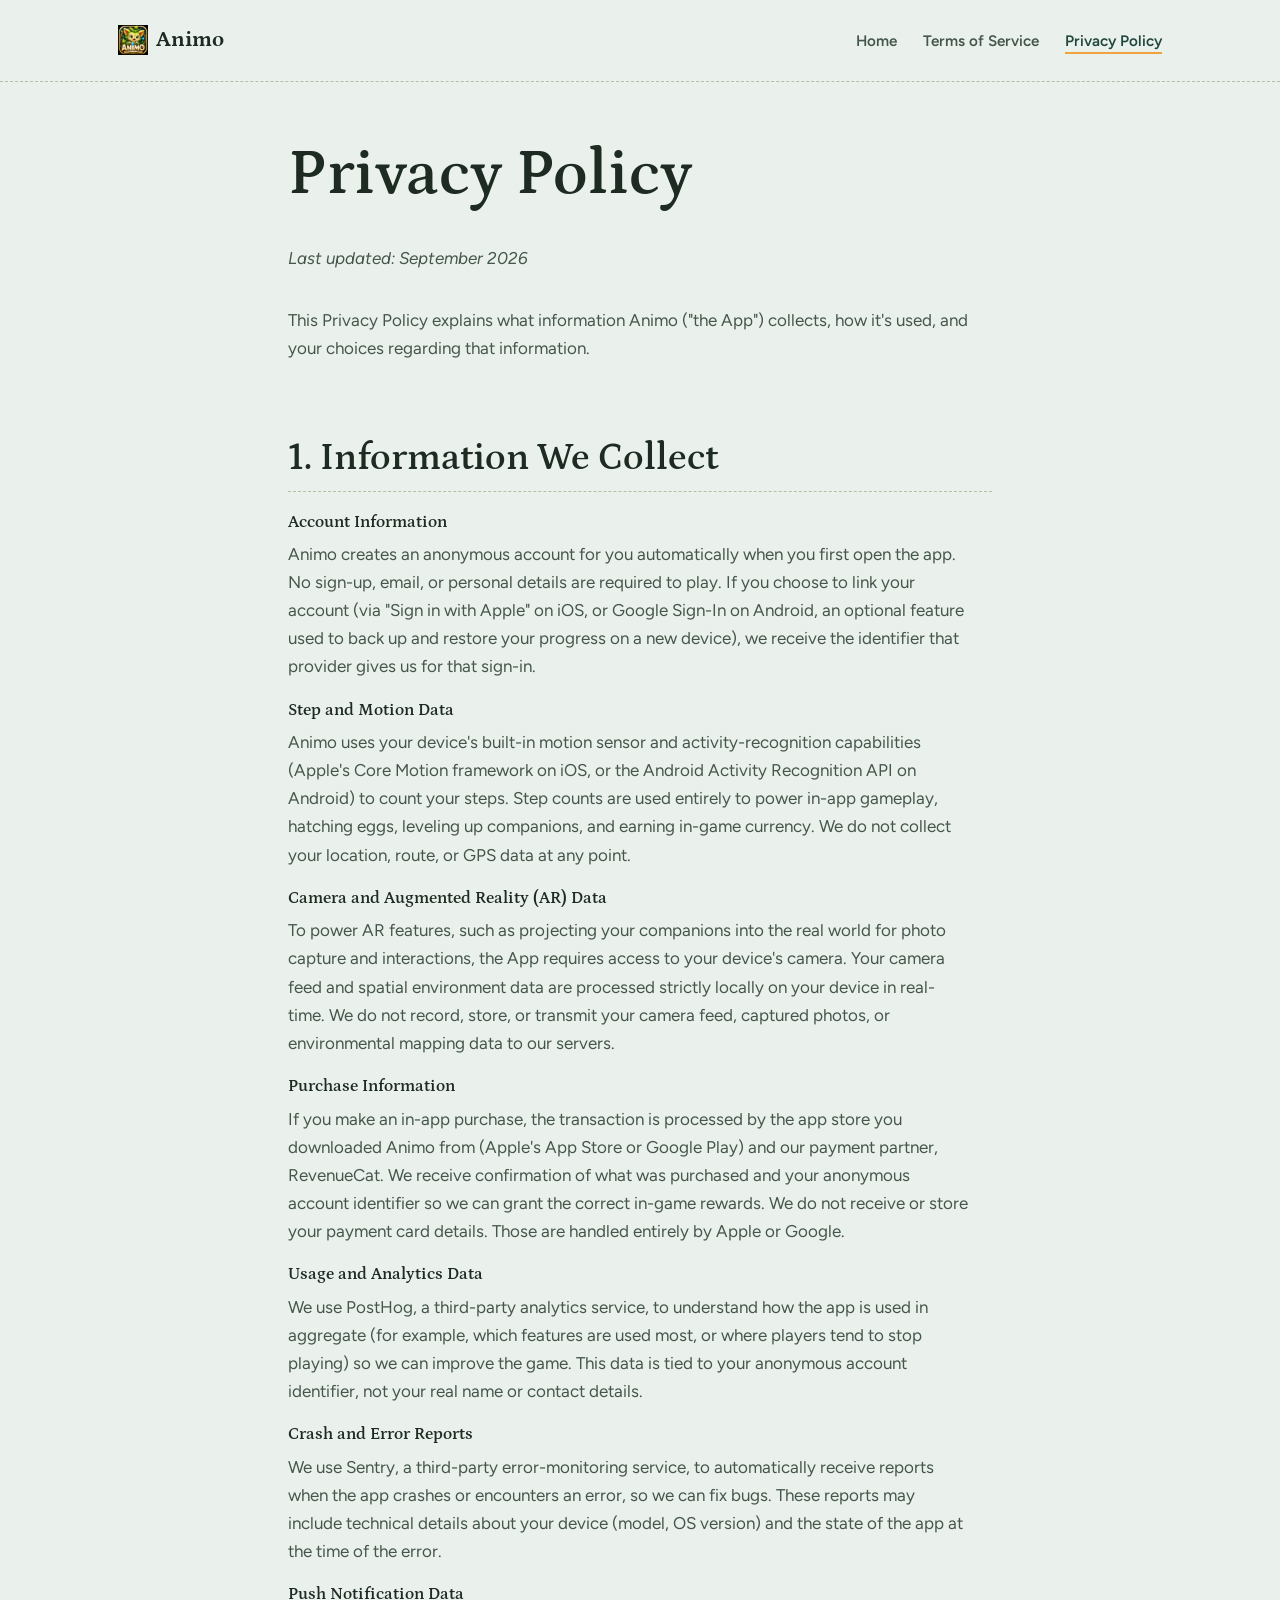
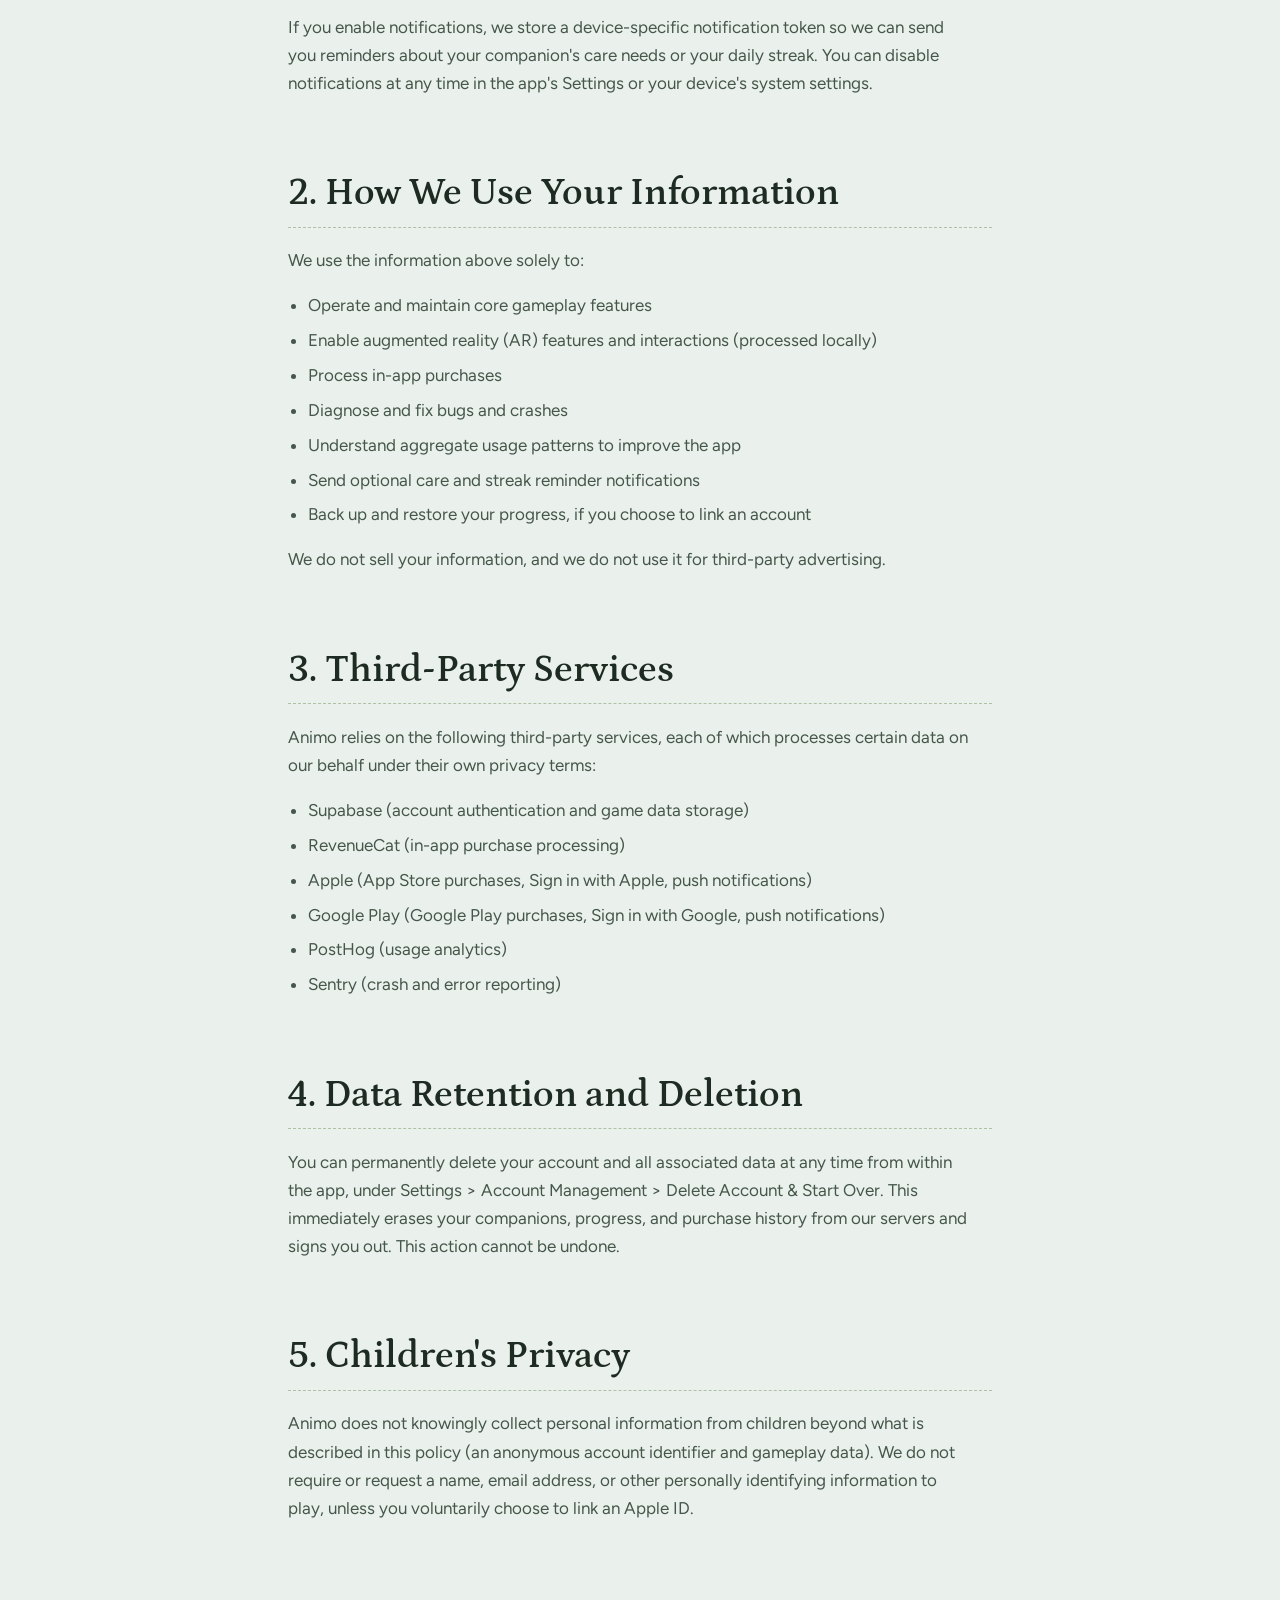
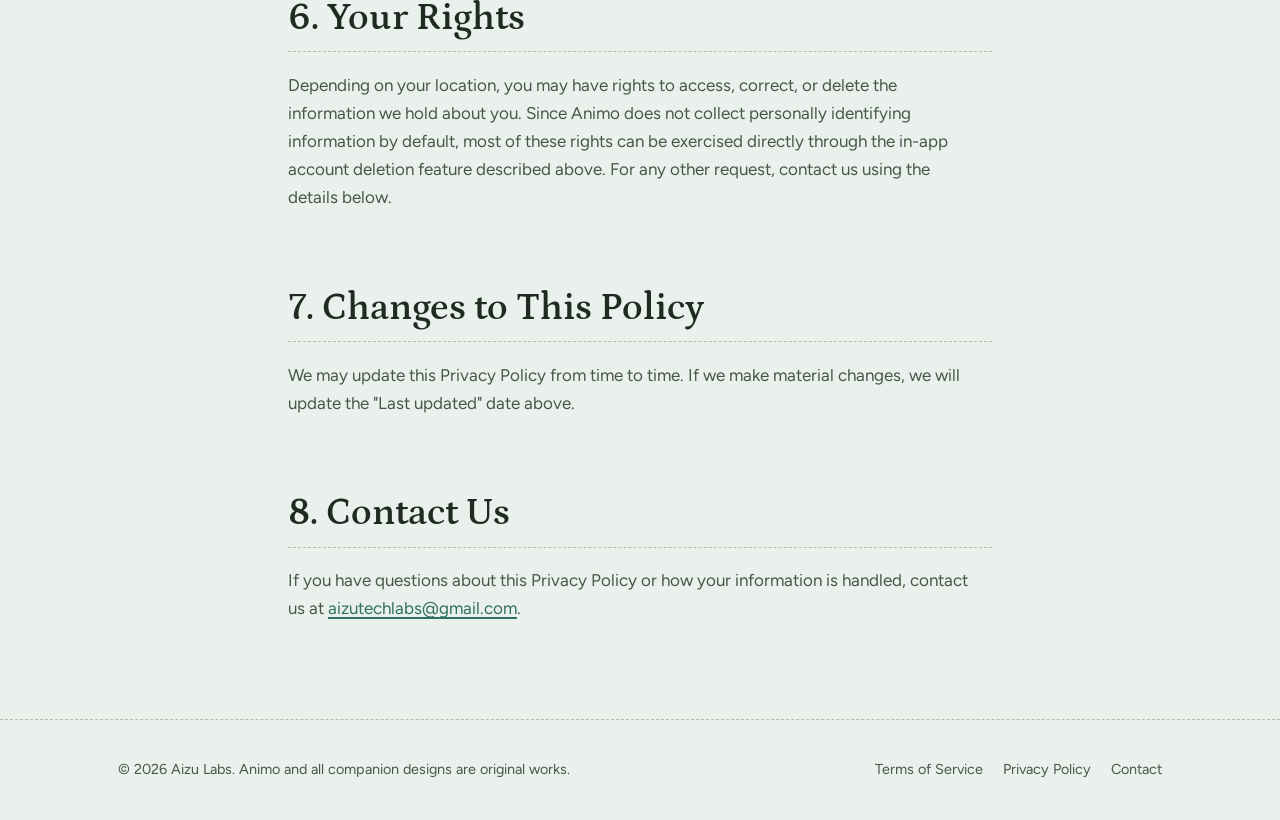
<file: privacy.html>
<!DOCTYPE html>
<html lang="en">
<head>
<meta charset="UTF-8">
<meta name="viewport" content="width=device-width, initial-scale=1.0">
<title>Privacy Policy: Animo</title>
<style>
@import url('https://fonts.googleapis.com/css2?family=Petrona:ital,wght@0,400;0,500;0,600;0,700;1,500&family=Figtree:wght@400;500;600;700&display=swap');

:root{
  --paper:#EAF1EC;
  --paper-alt:#E1EADD;
  --card:#F5F7F0;
  --ink:#1E2B22;
  --ink-soft:#45564A;
  --gold:#EFA23D;
  --gold-dark:#C97F22;
  --teal:#2F6F63;
  --teal-dark:#20463D;
  --clay:#E2748A;
  --line:#AFC0A6;
  --max:1100px;
}

*{box-sizing:border-box;}
html{scroll-behavior:smooth;}
body{
  margin:0;
  background:var(--paper);
  color:var(--ink);
  font-family:'Figtree',sans-serif;
  font-size:17px;
  line-height:1.65;
  -webkit-font-smoothing:antialiased;
}

h1,h2,h3{
  font-family:'Petrona',serif;
  color:var(--ink);
  line-height:1.15;
  margin:0 0 .5em;
  font-weight:600;
}

h1{font-size:clamp(2.6rem,5vw,4.1rem); font-weight:600;}
h2{font-size:clamp(1.7rem,3vw,2.35rem);}
h3{font-size:1.3rem; font-weight:600;}

p{margin:0 0 1em; max-width:62ch; color:var(--ink-soft);}

a{color:var(--teal); text-decoration-thickness:1.5px; text-underline-offset:3px;}
a:hover{color:var(--teal-dark);}

:focus-visible{
  outline:3px solid var(--gold-dark);
  outline-offset:2px;
}

img,svg{display:block; max-width:100%;}

.wrap{max-width:var(--max); margin:0 auto; padding:0 28px;}

/* ---------- Nav ---------- */
.site-nav{
  padding:22px 0;
  border-bottom:1.5px dashed var(--line);
}
.site-nav .wrap{
  display:flex; align-items:center; justify-content:space-between; gap:20px;
}
.brand{
  font-family:'Petrona',serif;
  font-weight:700;
  font-size:1.4rem;
  color:var(--ink);
  text-decoration:none;
  display:flex; align-items:center; gap:8px;
}
.brand:hover{color:var(--ink);}
.brand svg{width:26px; height:26px; flex-shrink:0;}
.nav-links{display:flex; gap:26px; list-style:none; margin:0; padding:0;}
.nav-links a{
  color:var(--ink-soft);
  text-decoration:none;
  font-weight:600;
  font-size:.95rem;
  border-bottom:2px solid transparent;
  padding-bottom:2px;
}
.nav-links a:hover, .nav-links a[aria-current="page"]{
  color:var(--teal-dark);
  border-bottom-color:var(--gold);
}

/* ---------- Buttons ---------- */
.btn{
  display:inline-flex; align-items:center; gap:8px;
  font-family:'Figtree',sans-serif;
  font-weight:700;
  font-size:.98rem;
  padding:13px 24px;
  border-radius:10px;
  border:2px solid var(--ink);
  text-decoration:none;
  cursor:pointer;
  box-shadow:3px 3px 0 var(--ink);
  transition:transform .12s ease, box-shadow .12s ease;
}
.btn:hover{transform:translate(-2px,-2px); box-shadow:5px 5px 0 var(--ink);}
.btn:active{transform:translate(0,0); box-shadow:1px 1px 0 var(--ink);}
.btn-primary{background:var(--gold); color:var(--ink);}
.btn-secondary{background:var(--paper); color:var(--ink);}
.cta-row{display:flex; gap:16px; flex-wrap:wrap; margin-top:1.6em;}

/* ---------- Hero ---------- */
.hero{padding:64px 0 40px;}
.hero .wrap{
  display:grid;
  grid-template-columns:1.15fr .85fr;
  gap:48px;
  align-items:center;
}
.hero-stats{
  list-style:none; margin:2em 0 0; padding:0;
  display:flex; flex-wrap:wrap; gap:10px 28px;
}
.hero-stats li{
  font-size:.95rem; color:var(--ink-soft);
  border-bottom:1.5px dotted var(--line);
  padding-bottom:6px;
}
.hero-stats strong{color:var(--ink); font-family:'Petrona',serif; font-size:1.05rem;}

.specimen{
  background:var(--card);
  border:1.5px dashed var(--line);
  border-radius:14px;
  padding:20px 20px 14px;
  text-align:center;
}
.specimen svg{margin:0 auto;}
.specimen figcaption{
  margin-top:10px;
  font-size:.85rem;
  color:var(--ink-soft);
  font-style:italic;
}

/* egg-crack draw-in animation */
.egg-crack{
  stroke-dasharray:140;
  stroke-dashoffset:140;
  animation:draw 1.1s .3s ease-out forwards;
}
.hatchling{
  opacity:0;
  transform:translateY(6px);
  animation:rise .6s .9s ease-out forwards;
}
@keyframes draw{to{stroke-dashoffset:0;}}
@keyframes rise{to{opacity:1; transform:translateY(0);}}
@media (prefers-reduced-motion:reduce){
  .egg-crack,.hatchling{animation:none; opacity:1; stroke-dashoffset:0; transform:none;}
}

/* ---------- Trail path between sections ---------- */
.trailhead{
  display:flex; align-items:center; justify-content:center; gap:14px;
  padding:8px 0 36px; color:var(--line);
}
.trailhead svg{width:22px; height:22px;}

/* ---------- Feature trail ---------- */
.features{padding:20px 0 60px; position:relative;}
.trail-line{
  position:absolute; left:50%; top:0; bottom:0; width:0;
  border-left:2.5px dashed var(--line);
  transform:translateX(-50%);
}
.feature-row{
  display:grid;
  grid-template-columns:1fr 1fr;
  gap:0 48px;
  position:relative;
  margin-bottom:44px;
  min-height:1px;
}
.feature-row:last-child{margin-bottom:0;}
.feature-row:nth-child(even) .feature-card{grid-column:2;}
.feature-row:nth-child(even) .feature-spacer{grid-column:1; grid-row:1;}
.feature-card{
  background:var(--card);
  border:1.5px dashed var(--line);
  border-radius:14px;
  padding:28px 30px;
}
.feature-card svg{width:40px; height:40px; margin-bottom:14px;}
.feature-card p{margin-bottom:0; max-width:46ch;}
.trail-dot{
  position:absolute; left:50%; top:38px; transform:translate(-50%,0);
  width:14px; height:14px; border-radius:50%;
  background:var(--gold); border:2px solid var(--ink);
  z-index:1;
}

/* ---------- Lineage strip ---------- */
.lineages{padding:10px 0 60px;}
.lineage-list{
  list-style:none; margin:1.4em 0 0; padding:0;
  display:flex; flex-wrap:wrap; gap:10px;
}
.lineage-list li{
  font-family:'Petrona',serif;
  font-size:.95rem;
  padding:7px 16px;
  border:1.5px solid var(--ink);
  border-radius:999px;
  background:var(--paper-alt);
}
.stamps{display:flex; flex-wrap:wrap; gap:18px; margin-top:26px;}
.stamp{
  width:92px; height:92px; border-radius:50%;
  border:2.5px double var(--ink);
  display:flex; align-items:center; justify-content:center; text-align:center;
  font-family:'Petrona',serif; font-weight:600; font-size:.8rem;
  color:var(--ink-soft);
  background:var(--card);
}
.egg-gallery{display:flex; flex-wrap:wrap; gap:18px; margin-top:26px;}
.egg-card{
  margin:0; width:150px;
  background:var(--card);
  border:1.5px dashed var(--line);
  border-radius:14px;
  padding:16px 10px 12px;
  text-align:center;
}
.egg-card img{width:100px; height:100px; object-fit:contain; margin:0 auto;}
.egg-card figcaption{
  margin-top:8px; font-family:'Petrona',serif; font-weight:600; font-size:.95rem; color:var(--ink);
}
.event-callout{
  margin-top:22px;
  display:flex; align-items:center; gap:20px;
  background:var(--paper-alt);
  border:1.5px dashed var(--clay);
  border-radius:14px;
  padding:18px 22px;
  max-width:640px;
}
.event-callout img{width:64px; height:64px; object-fit:contain; flex-shrink:0;}

/* ---------- Screenshot showcase ---------- */
.showcase{padding:10px 0 60px;}
.showcase-row{
  display:flex; gap:22px; overflow-x:auto; padding:10px 4px 18px;
  scroll-snap-type:x proximity;
}
.showcase-row figure{
  margin:0; flex:none; scroll-snap-align:start;
  width:200px;
}
.showcase-row img{
  width:100%; border-radius:16px; border:2px solid var(--ink);
  display:block;
}
.showcase-row figcaption{
  margin-top:10px; text-align:center; font-size:.9rem; color:var(--ink-soft);
}

/* ---------- AR viewfinder ---------- */
.ar-section{padding:20px 0 64px;}
.ar-grid{
  display:grid; grid-template-columns:.85fr 1.15fr; gap:52px; align-items:center;
}
.phone{
  justify-self:center;
  width:220px; height:420px;
  border:3px solid var(--ink);
  border-radius:32px;
  background:var(--card);
  position:relative;
  padding:14px;
}
.phone::before{
  content:"";
  position:absolute; top:26px; left:50%; transform:translateX(-50%);
  width:46px; height:6px; border-radius:4px; background:var(--line);
}
.phone-inner{
  width:100%; height:100%;
  border:1.5px dashed var(--line);
  border-radius:20px;
  display:flex; align-items:center; justify-content:center;
}
.callouts{list-style:none; margin:0; padding:0;}
.callouts li{
  display:flex; gap:16px;
  padding:18px 0;
  border-top:1.5px dashed var(--line);
}
.callouts li:first-child{border-top:none;}
.callouts svg{flex:none; width:34px; height:34px;}
.callouts h3{margin-bottom:.25em; font-size:1.1rem;}
.callouts p{margin:0;}

/* ---------- Community band ---------- */
.community{
  background-color:var(--teal-dark);
  background-blend-mode:normal;
  color:#EFF6F0;
  padding:64px 0;
}
.community-bg{
  position:relative;
}
.community-bg::before{
  content:"";
  position:absolute; inset:0;
  background:linear-gradient(rgba(28,64,57,.82),rgba(28,64,57,.88)) center/cover, var(--community-img) center 15%/cover;
  z-index:0;
}
.community-bg > .wrap{position:relative; z-index:1;}
.community h2, .community p, .community strong{color:#EFF6F0;}
.community .wrap{
  display:flex; justify-content:space-between; align-items:center; gap:30px; flex-wrap:wrap;
}
.lang-list{list-style:none; display:flex; gap:14px; margin:0; padding:0; flex-wrap:wrap;}
.lang-list li{
  border:1.5px solid #EFF6F0; border-radius:999px; padding:6px 14px; font-size:.9rem;
}

/* ---------- Footer ---------- */
footer{padding:38px 0; border-top:1.5px dashed var(--line);}
footer .wrap{
  display:flex; justify-content:space-between; align-items:center; gap:20px; flex-wrap:wrap;
  font-size:.9rem; color:var(--ink-soft);
}
footer nav ul{list-style:none; display:flex; gap:20px; margin:0; padding:0;}
footer nav a{color:var(--ink-soft); text-decoration:none;}
footer nav a:hover{color:var(--teal-dark);}

/* ---------- Legal pages ---------- */
.legal{padding:56px 0 80px;}
.legal .updated{color:var(--ink-soft); font-style:italic; margin-bottom:2em;}
.legal h2{
  margin-top:2em;
  padding-bottom:.3em;
  border-bottom:1.5px dashed var(--line);
}
.legal ul{padding-left:1.2em; color:var(--ink-soft);}
.legal li{margin-bottom:.4em;}
.legal a{word-break:break-word;}

/* ---------- Responsive ---------- */
@media (max-width:820px){
  .hero .wrap{grid-template-columns:1fr;}
  .hero .specimen{max-width:320px; margin:0 auto;}
  .trail-line{left:20px;}
  .feature-row{grid-template-columns:1fr; margin-bottom:28px; padding-left:44px;}
  .feature-row:nth-child(even) .feature-card{grid-column:1;}
  .feature-row .feature-spacer{display:none;}
  .trail-dot{left:20px;}
  .ar-grid{grid-template-columns:1fr;}
  .phone{margin-bottom:10px;}
  .community .wrap{flex-direction:column; align-items:flex-start;}
}
@media (max-width:520px){
  .site-nav .wrap{flex-wrap:wrap; row-gap:10px;}
  .nav-links{gap:14px; flex-wrap:wrap;}
  body{font-size:16px;}
}

</style>
</head>
<body>

<header class="site-nav">
  <div class="wrap">
    <a class="brand" href="index.html">
      <img src="[data-uri]" alt="" width="30" height="30">
      Animo
    </a>
    <ul class="nav-links">
      <li><a href="index.html">Home</a></li>
      <li><a href="terms.html">Terms of Service</a></li>
      <li><a href="privacy.html" aria-current="page">Privacy Policy</a></li>
    </ul>
  </div>
</header>

<section class="legal">
  <div class="wrap" style="max-width:760px;">
    <h1>Privacy Policy</h1>
    <p class="updated">Last updated: September 2026</p>
    <p>This Privacy Policy explains what information Animo ("the App") collects, how it's used, and your choices regarding that information.</p>

    <h2>1. Information We Collect</h2>
    <h3 style="margin-top:1.2em; font-size:1.05rem;">Account Information</h3>
    <p>Animo creates an anonymous account for you automatically when you first open the app. No sign-up, email, or personal details are required to play. If you choose to link your account (via "Sign in with Apple" on iOS, or Google Sign-In on Android, an optional feature used to back up and restore your progress on a new device), we receive the identifier that provider gives us for that sign-in.</p>

    <h3 style="margin-top:1.2em; font-size:1.05rem;">Step and Motion Data</h3>
    <p>Animo uses your device's built-in motion sensor and activity-recognition capabilities (Apple's Core Motion framework on iOS, or the Android Activity Recognition API on Android) to count your steps. Step counts are used entirely to power in-app gameplay, hatching eggs, leveling up companions, and earning in-game currency. We do not collect your location, route, or GPS data at any point.</p>

    <h3 style="margin-top:1.2em; font-size:1.05rem;">Camera and Augmented Reality (AR) Data</h3>
    <p>To power AR features, such as projecting your companions into the real world for photo capture and interactions, the App requires access to your device's camera. Your camera feed and spatial environment data are processed strictly locally on your device in real-time. We do not record, store, or transmit your camera feed, captured photos, or environmental mapping data to our servers.</p>

    <h3 style="margin-top:1.2em; font-size:1.05rem;">Purchase Information</h3>
    <p>If you make an in-app purchase, the transaction is processed by the app store you downloaded Animo from (Apple's App Store or Google Play) and our payment partner, RevenueCat. We receive confirmation of what was purchased and your anonymous account identifier so we can grant the correct in-game rewards. We do not receive or store your payment card details. Those are handled entirely by Apple or Google.</p>

    <h3 style="margin-top:1.2em; font-size:1.05rem;">Usage and Analytics Data</h3>
    <p>We use PostHog, a third-party analytics service, to understand how the app is used in aggregate (for example, which features are used most, or where players tend to stop playing) so we can improve the game. This data is tied to your anonymous account identifier, not your real name or contact details.</p>

    <h3 style="margin-top:1.2em; font-size:1.05rem;">Crash and Error Reports</h3>
    <p>We use Sentry, a third-party error-monitoring service, to automatically receive reports when the app crashes or encounters an error, so we can fix bugs. These reports may include technical details about your device (model, OS version) and the state of the app at the time of the error.</p>

    <h3 style="margin-top:1.2em; font-size:1.05rem;">Push Notification Data</h3>
    <p>If you enable notifications, we store a device-specific notification token so we can send you reminders about your companion's care needs or your daily streak. You can disable notifications at any time in the app's Settings or your device's system settings.</p>

    <h2>2. How We Use Your Information</h2>
    <p>We use the information above solely to:</p>
    <ul>
      <li>Operate and maintain core gameplay features</li>
      <li>Enable augmented reality (AR) features and interactions (processed locally)</li>
      <li>Process in-app purchases</li>
      <li>Diagnose and fix bugs and crashes</li>
      <li>Understand aggregate usage patterns to improve the app</li>
      <li>Send optional care and streak reminder notifications</li>
      <li>Back up and restore your progress, if you choose to link an account</li>
    </ul>
    <p>We do not sell your information, and we do not use it for third-party advertising.</p>

    <h2>3. Third-Party Services</h2>
    <p>Animo relies on the following third-party services, each of which processes certain data on our behalf under their own privacy terms:</p>
    <ul>
      <li>Supabase (account authentication and game data storage)</li>
      <li>RevenueCat (in-app purchase processing)</li>
      <li>Apple (App Store purchases, Sign in with Apple, push notifications)</li>
      <li>Google Play (Google Play purchases, Sign in with Google, push notifications)</li>
      <li>PostHog (usage analytics)</li>
      <li>Sentry (crash and error reporting)</li>
    </ul>

    <h2>4. Data Retention and Deletion</h2>
    <p>You can permanently delete your account and all associated data at any time from within the app, under Settings &gt; Account Management &gt; Delete Account &amp; Start Over. This immediately erases your companions, progress, and purchase history from our servers and signs you out. This action cannot be undone.</p>

    <h2>5. Children's Privacy</h2>
    <p>Animo does not knowingly collect personal information from children beyond what is described in this policy (an anonymous account identifier and gameplay data). We do not require or request a name, email address, or other personally identifying information to play, unless you voluntarily choose to link an Apple ID.</p>

    <h2>6. Your Rights</h2>
    <p>Depending on your location, you may have rights to access, correct, or delete the information we hold about you. Since Animo does not collect personally identifying information by default, most of these rights can be exercised directly through the in-app account deletion feature described above. For any other request, contact us using the details below.</p>

    <h2>7. Changes to This Policy</h2>
    <p>We may update this Privacy Policy from time to time. If we make material changes, we will update the "Last updated" date above.</p>

    <h2>8. Contact Us</h2>
    <p>If you have questions about this Privacy Policy or how your information is handled, contact us at <a href="mailto:aizutechlabs@gmail.com">aizutechlabs@gmail.com</a>.</p>
  </div>
</section>

<footer>
  <div class="wrap">
    <span>© 2026 Aizu Labs. Animo and all companion designs are original works.</span>
    <nav><ul>
      <li><a href="terms.html">Terms of Service</a></li>
      <li><a href="privacy.html">Privacy Policy</a></li>
      <li><a href="mailto:aizutechlabs@gmail.com">Contact</a></li>
    </ul></nav>
  </div>
</footer>

</body>
</html>
</file>
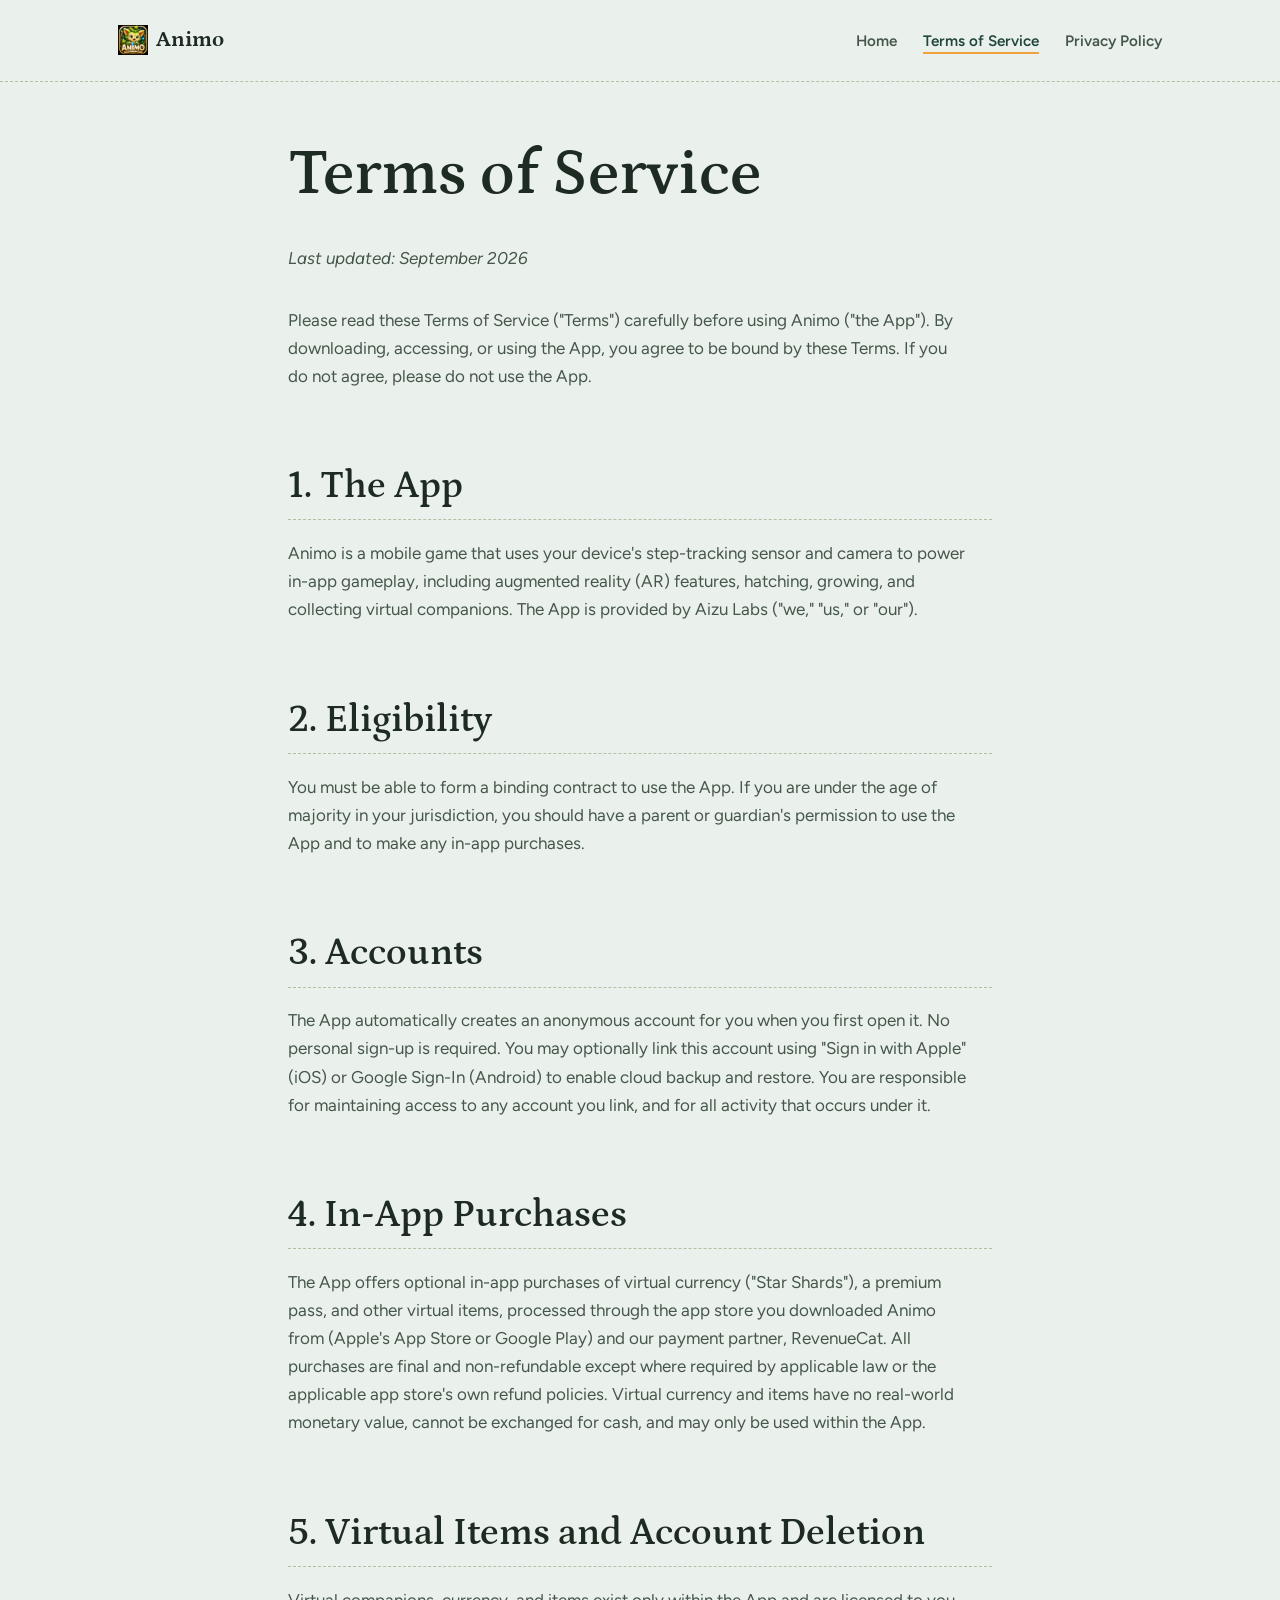
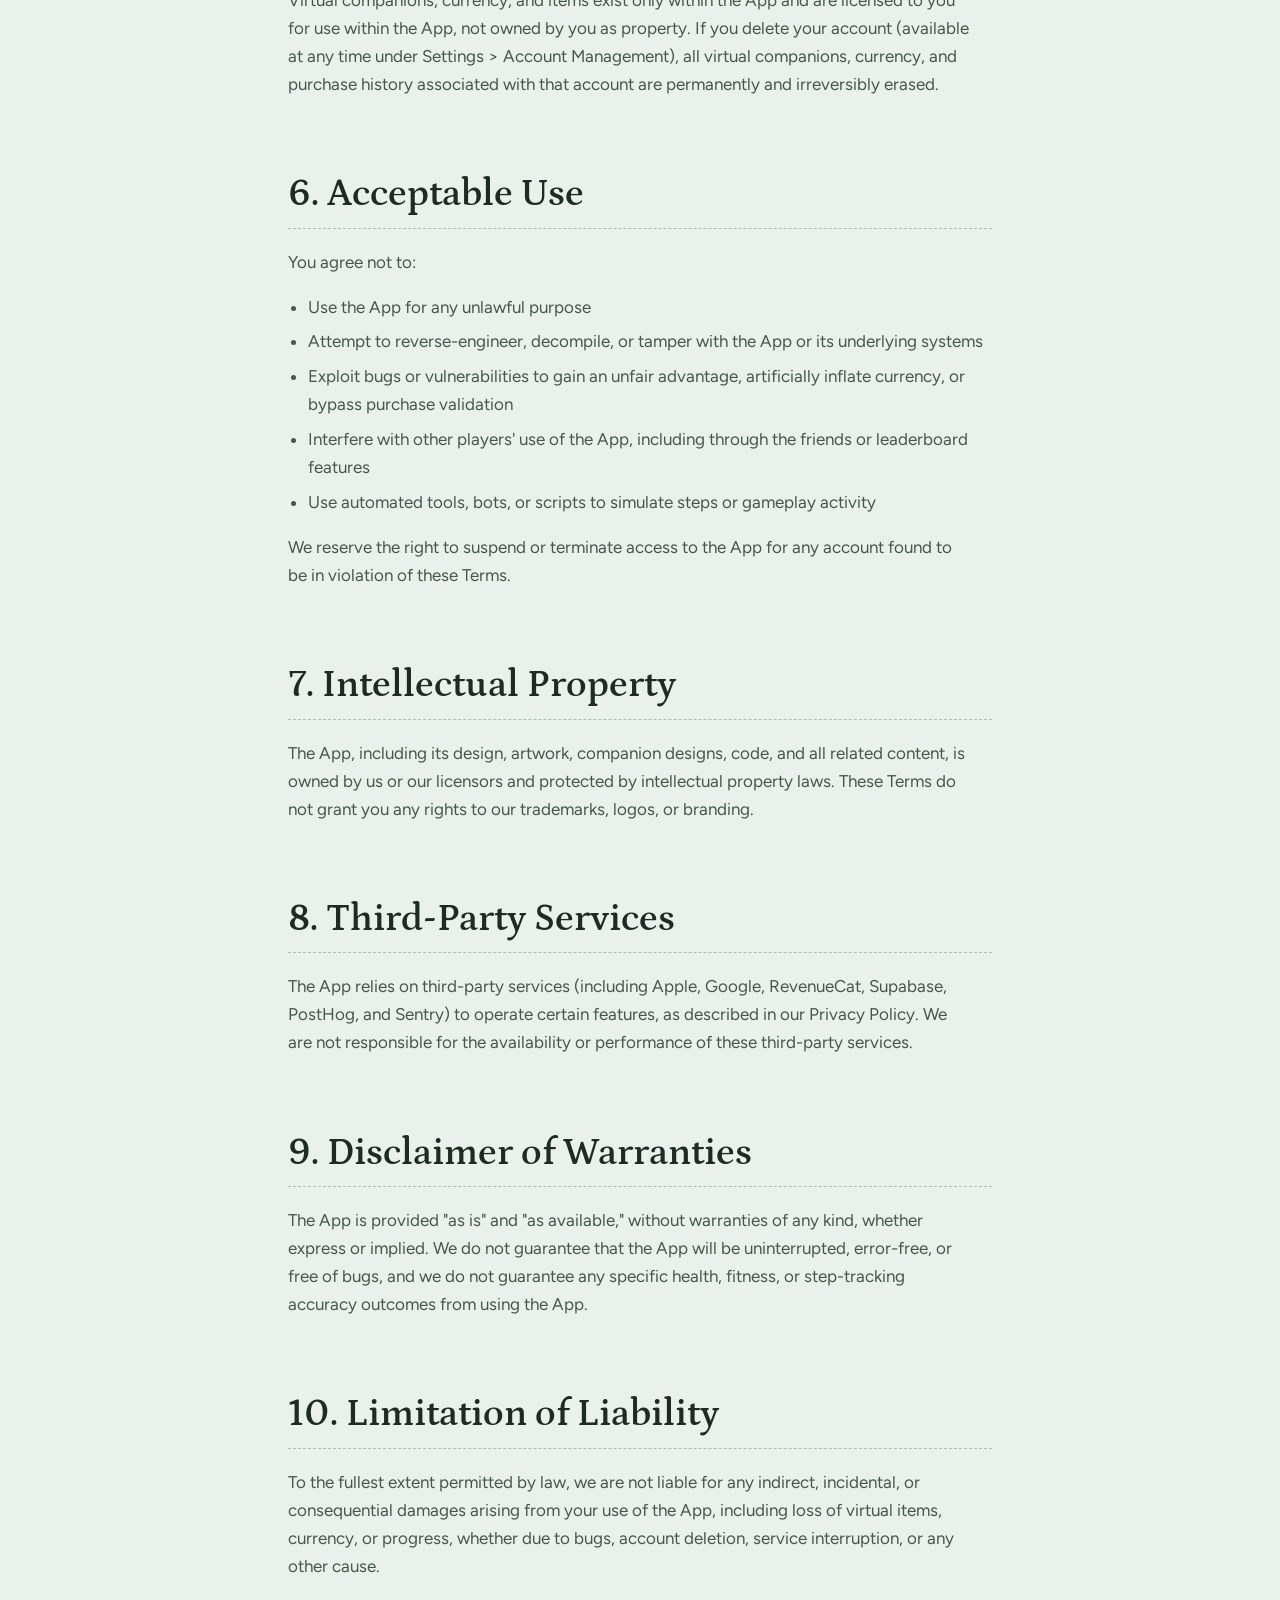
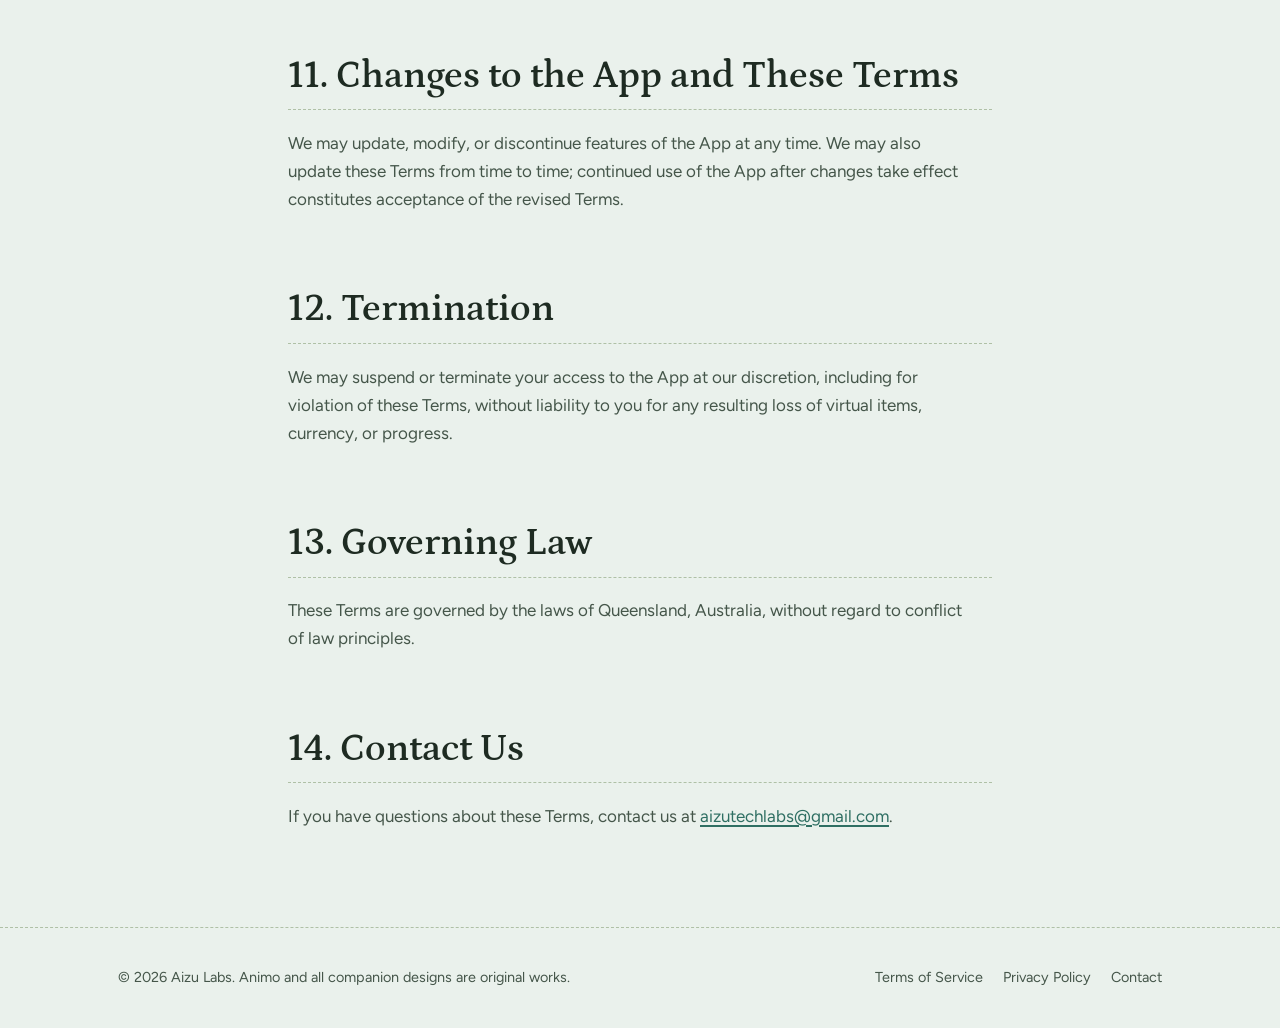
<file: terms.html>
<!DOCTYPE html>
<html lang="en">
<head>
<meta charset="UTF-8">
<meta name="viewport" content="width=device-width, initial-scale=1.0">
<title>Terms of Service: Animo</title>
<style>
@import url('https://fonts.googleapis.com/css2?family=Petrona:ital,wght@0,400;0,500;0,600;0,700;1,500&family=Figtree:wght@400;500;600;700&display=swap');

:root{
  --paper:#EAF1EC;
  --paper-alt:#E1EADD;
  --card:#F5F7F0;
  --ink:#1E2B22;
  --ink-soft:#45564A;
  --gold:#EFA23D;
  --gold-dark:#C97F22;
  --teal:#2F6F63;
  --teal-dark:#20463D;
  --clay:#E2748A;
  --line:#AFC0A6;
  --max:1100px;
}

*{box-sizing:border-box;}
html{scroll-behavior:smooth;}
body{
  margin:0;
  background:var(--paper);
  color:var(--ink);
  font-family:'Figtree',sans-serif;
  font-size:17px;
  line-height:1.65;
  -webkit-font-smoothing:antialiased;
}

h1,h2,h3{
  font-family:'Petrona',serif;
  color:var(--ink);
  line-height:1.15;
  margin:0 0 .5em;
  font-weight:600;
}

h1{font-size:clamp(2.6rem,5vw,4.1rem); font-weight:600;}
h2{font-size:clamp(1.7rem,3vw,2.35rem);}
h3{font-size:1.3rem; font-weight:600;}

p{margin:0 0 1em; max-width:62ch; color:var(--ink-soft);}

a{color:var(--teal); text-decoration-thickness:1.5px; text-underline-offset:3px;}
a:hover{color:var(--teal-dark);}

:focus-visible{
  outline:3px solid var(--gold-dark);
  outline-offset:2px;
}

img,svg{display:block; max-width:100%;}

.wrap{max-width:var(--max); margin:0 auto; padding:0 28px;}

/* ---------- Nav ---------- */
.site-nav{
  padding:22px 0;
  border-bottom:1.5px dashed var(--line);
}
.site-nav .wrap{
  display:flex; align-items:center; justify-content:space-between; gap:20px;
}
.brand{
  font-family:'Petrona',serif;
  font-weight:700;
  font-size:1.4rem;
  color:var(--ink);
  text-decoration:none;
  display:flex; align-items:center; gap:8px;
}
.brand:hover{color:var(--ink);}
.brand svg{width:26px; height:26px; flex-shrink:0;}
.nav-links{display:flex; gap:26px; list-style:none; margin:0; padding:0;}
.nav-links a{
  color:var(--ink-soft);
  text-decoration:none;
  font-weight:600;
  font-size:.95rem;
  border-bottom:2px solid transparent;
  padding-bottom:2px;
}
.nav-links a:hover, .nav-links a[aria-current="page"]{
  color:var(--teal-dark);
  border-bottom-color:var(--gold);
}

/* ---------- Buttons ---------- */
.btn{
  display:inline-flex; align-items:center; gap:8px;
  font-family:'Figtree',sans-serif;
  font-weight:700;
  font-size:.98rem;
  padding:13px 24px;
  border-radius:10px;
  border:2px solid var(--ink);
  text-decoration:none;
  cursor:pointer;
  box-shadow:3px 3px 0 var(--ink);
  transition:transform .12s ease, box-shadow .12s ease;
}
.btn:hover{transform:translate(-2px,-2px); box-shadow:5px 5px 0 var(--ink);}
.btn:active{transform:translate(0,0); box-shadow:1px 1px 0 var(--ink);}
.btn-primary{background:var(--gold); color:var(--ink);}
.btn-secondary{background:var(--paper); color:var(--ink);}
.cta-row{display:flex; gap:16px; flex-wrap:wrap; margin-top:1.6em;}

/* ---------- Hero ---------- */
.hero{padding:64px 0 40px;}
.hero .wrap{
  display:grid;
  grid-template-columns:1.15fr .85fr;
  gap:48px;
  align-items:center;
}
.hero-stats{
  list-style:none; margin:2em 0 0; padding:0;
  display:flex; flex-wrap:wrap; gap:10px 28px;
}
.hero-stats li{
  font-size:.95rem; color:var(--ink-soft);
  border-bottom:1.5px dotted var(--line);
  padding-bottom:6px;
}
.hero-stats strong{color:var(--ink); font-family:'Petrona',serif; font-size:1.05rem;}

.specimen{
  background:var(--card);
  border:1.5px dashed var(--line);
  border-radius:14px;
  padding:20px 20px 14px;
  text-align:center;
}
.specimen svg{margin:0 auto;}
.specimen figcaption{
  margin-top:10px;
  font-size:.85rem;
  color:var(--ink-soft);
  font-style:italic;
}

/* egg-crack draw-in animation */
.egg-crack{
  stroke-dasharray:140;
  stroke-dashoffset:140;
  animation:draw 1.1s .3s ease-out forwards;
}
.hatchling{
  opacity:0;
  transform:translateY(6px);
  animation:rise .6s .9s ease-out forwards;
}
@keyframes draw{to{stroke-dashoffset:0;}}
@keyframes rise{to{opacity:1; transform:translateY(0);}}
@media (prefers-reduced-motion:reduce){
  .egg-crack,.hatchling{animation:none; opacity:1; stroke-dashoffset:0; transform:none;}
}

/* ---------- Trail path between sections ---------- */
.trailhead{
  display:flex; align-items:center; justify-content:center; gap:14px;
  padding:8px 0 36px; color:var(--line);
}
.trailhead svg{width:22px; height:22px;}

/* ---------- Feature trail ---------- */
.features{padding:20px 0 60px; position:relative;}
.trail-line{
  position:absolute; left:50%; top:0; bottom:0; width:0;
  border-left:2.5px dashed var(--line);
  transform:translateX(-50%);
}
.feature-row{
  display:grid;
  grid-template-columns:1fr 1fr;
  gap:0 48px;
  position:relative;
  margin-bottom:44px;
  min-height:1px;
}
.feature-row:last-child{margin-bottom:0;}
.feature-row:nth-child(even) .feature-card{grid-column:2;}
.feature-row:nth-child(even) .feature-spacer{grid-column:1; grid-row:1;}
.feature-card{
  background:var(--card);
  border:1.5px dashed var(--line);
  border-radius:14px;
  padding:28px 30px;
}
.feature-card svg{width:40px; height:40px; margin-bottom:14px;}
.feature-card p{margin-bottom:0; max-width:46ch;}
.trail-dot{
  position:absolute; left:50%; top:38px; transform:translate(-50%,0);
  width:14px; height:14px; border-radius:50%;
  background:var(--gold); border:2px solid var(--ink);
  z-index:1;
}

/* ---------- Lineage strip ---------- */
.lineages{padding:10px 0 60px;}
.lineage-list{
  list-style:none; margin:1.4em 0 0; padding:0;
  display:flex; flex-wrap:wrap; gap:10px;
}
.lineage-list li{
  font-family:'Petrona',serif;
  font-size:.95rem;
  padding:7px 16px;
  border:1.5px solid var(--ink);
  border-radius:999px;
  background:var(--paper-alt);
}
.stamps{display:flex; flex-wrap:wrap; gap:18px; margin-top:26px;}
.stamp{
  width:92px; height:92px; border-radius:50%;
  border:2.5px double var(--ink);
  display:flex; align-items:center; justify-content:center; text-align:center;
  font-family:'Petrona',serif; font-weight:600; font-size:.8rem;
  color:var(--ink-soft);
  background:var(--card);
}
.egg-gallery{display:flex; flex-wrap:wrap; gap:18px; margin-top:26px;}
.egg-card{
  margin:0; width:150px;
  background:var(--card);
  border:1.5px dashed var(--line);
  border-radius:14px;
  padding:16px 10px 12px;
  text-align:center;
}
.egg-card img{width:100px; height:100px; object-fit:contain; margin:0 auto;}
.egg-card figcaption{
  margin-top:8px; font-family:'Petrona',serif; font-weight:600; font-size:.95rem; color:var(--ink);
}
.event-callout{
  margin-top:22px;
  display:flex; align-items:center; gap:20px;
  background:var(--paper-alt);
  border:1.5px dashed var(--clay);
  border-radius:14px;
  padding:18px 22px;
  max-width:640px;
}
.event-callout img{width:64px; height:64px; object-fit:contain; flex-shrink:0;}

/* ---------- Screenshot showcase ---------- */
.showcase{padding:10px 0 60px;}
.showcase-row{
  display:flex; gap:22px; overflow-x:auto; padding:10px 4px 18px;
  scroll-snap-type:x proximity;
}
.showcase-row figure{
  margin:0; flex:none; scroll-snap-align:start;
  width:200px;
}
.showcase-row img{
  width:100%; border-radius:16px; border:2px solid var(--ink);
  display:block;
}
.showcase-row figcaption{
  margin-top:10px; text-align:center; font-size:.9rem; color:var(--ink-soft);
}

/* ---------- AR viewfinder ---------- */
.ar-section{padding:20px 0 64px;}
.ar-grid{
  display:grid; grid-template-columns:.85fr 1.15fr; gap:52px; align-items:center;
}
.phone{
  justify-self:center;
  width:220px; height:420px;
  border:3px solid var(--ink);
  border-radius:32px;
  background:var(--card);
  position:relative;
  padding:14px;
}
.phone::before{
  content:"";
  position:absolute; top:26px; left:50%; transform:translateX(-50%);
  width:46px; height:6px; border-radius:4px; background:var(--line);
}
.phone-inner{
  width:100%; height:100%;
  border:1.5px dashed var(--line);
  border-radius:20px;
  display:flex; align-items:center; justify-content:center;
}
.callouts{list-style:none; margin:0; padding:0;}
.callouts li{
  display:flex; gap:16px;
  padding:18px 0;
  border-top:1.5px dashed var(--line);
}
.callouts li:first-child{border-top:none;}
.callouts svg{flex:none; width:34px; height:34px;}
.callouts h3{margin-bottom:.25em; font-size:1.1rem;}
.callouts p{margin:0;}

/* ---------- Community band ---------- */
.community{
  background-color:var(--teal-dark);
  background-blend-mode:normal;
  color:#EFF6F0;
  padding:64px 0;
}
.community-bg{
  position:relative;
}
.community-bg::before{
  content:"";
  position:absolute; inset:0;
  background:linear-gradient(rgba(28,64,57,.82),rgba(28,64,57,.88)) center/cover, var(--community-img) center 15%/cover;
  z-index:0;
}
.community-bg > .wrap{position:relative; z-index:1;}
.community h2, .community p, .community strong{color:#EFF6F0;}
.community .wrap{
  display:flex; justify-content:space-between; align-items:center; gap:30px; flex-wrap:wrap;
}
.lang-list{list-style:none; display:flex; gap:14px; margin:0; padding:0; flex-wrap:wrap;}
.lang-list li{
  border:1.5px solid #EFF6F0; border-radius:999px; padding:6px 14px; font-size:.9rem;
}

/* ---------- Footer ---------- */
footer{padding:38px 0; border-top:1.5px dashed var(--line);}
footer .wrap{
  display:flex; justify-content:space-between; align-items:center; gap:20px; flex-wrap:wrap;
  font-size:.9rem; color:var(--ink-soft);
}
footer nav ul{list-style:none; display:flex; gap:20px; margin:0; padding:0;}
footer nav a{color:var(--ink-soft); text-decoration:none;}
footer nav a:hover{color:var(--teal-dark);}

/* ---------- Legal pages ---------- */
.legal{padding:56px 0 80px;}
.legal .updated{color:var(--ink-soft); font-style:italic; margin-bottom:2em;}
.legal h2{
  margin-top:2em;
  padding-bottom:.3em;
  border-bottom:1.5px dashed var(--line);
}
.legal ul{padding-left:1.2em; color:var(--ink-soft);}
.legal li{margin-bottom:.4em;}
.legal a{word-break:break-word;}

/* ---------- Responsive ---------- */
@media (max-width:820px){
  .hero .wrap{grid-template-columns:1fr;}
  .hero .specimen{max-width:320px; margin:0 auto;}
  .trail-line{left:20px;}
  .feature-row{grid-template-columns:1fr; margin-bottom:28px; padding-left:44px;}
  .feature-row:nth-child(even) .feature-card{grid-column:1;}
  .feature-row .feature-spacer{display:none;}
  .trail-dot{left:20px;}
  .ar-grid{grid-template-columns:1fr;}
  .phone{margin-bottom:10px;}
  .community .wrap{flex-direction:column; align-items:flex-start;}
}
@media (max-width:520px){
  .site-nav .wrap{flex-wrap:wrap; row-gap:10px;}
  .nav-links{gap:14px; flex-wrap:wrap;}
  body{font-size:16px;}
}

</style>
</head>
<body>

<header class="site-nav">
  <div class="wrap">
    <a class="brand" href="index.html">
      <img src="[data-uri]" alt="" width="30" height="30">
      Animo
    </a>
    <ul class="nav-links">
      <li><a href="index.html">Home</a></li>
      <li><a href="terms.html" aria-current="page">Terms of Service</a></li>
      <li><a href="privacy.html">Privacy Policy</a></li>
    </ul>
  </div>
</header>

<section class="legal">
  <div class="wrap" style="max-width:760px;">
    <h1>Terms of Service</h1>
    <p class="updated">Last updated: September 2026</p>
    <p>Please read these Terms of Service ("Terms") carefully before using Animo ("the App"). By downloading, accessing, or using the App, you agree to be bound by these Terms. If you do not agree, please do not use the App.</p>

    <h2>1. The App</h2>
    <p>Animo is a mobile game that uses your device's step-tracking sensor and camera to power in-app gameplay, including augmented reality (AR) features, hatching, growing, and collecting virtual companions. The App is provided by Aizu Labs ("we," "us," or "our").</p>

    <h2>2. Eligibility</h2>
    <p>You must be able to form a binding contract to use the App. If you are under the age of majority in your jurisdiction, you should have a parent or guardian's permission to use the App and to make any in-app purchases.</p>

    <h2>3. Accounts</h2>
    <p>The App automatically creates an anonymous account for you when you first open it. No personal sign-up is required. You may optionally link this account using "Sign in with Apple" (iOS) or Google Sign-In (Android) to enable cloud backup and restore. You are responsible for maintaining access to any account you link, and for all activity that occurs under it.</p>

    <h2>4. In-App Purchases</h2>
    <p>The App offers optional in-app purchases of virtual currency ("Star Shards"), a premium pass, and other virtual items, processed through the app store you downloaded Animo from (Apple's App Store or Google Play) and our payment partner, RevenueCat. All purchases are final and non-refundable except where required by applicable law or the applicable app store's own refund policies. Virtual currency and items have no real-world monetary value, cannot be exchanged for cash, and may only be used within the App.</p>

    <h2>5. Virtual Items and Account Deletion</h2>
    <p>Virtual companions, currency, and items exist only within the App and are licensed to you for use within the App, not owned by you as property. If you delete your account (available at any time under Settings &gt; Account Management), all virtual companions, currency, and purchase history associated with that account are permanently and irreversibly erased.</p>

    <h2>6. Acceptable Use</h2>
    <p>You agree not to:</p>
    <ul>
      <li>Use the App for any unlawful purpose</li>
      <li>Attempt to reverse-engineer, decompile, or tamper with the App or its underlying systems</li>
      <li>Exploit bugs or vulnerabilities to gain an unfair advantage, artificially inflate currency, or bypass purchase validation</li>
      <li>Interfere with other players' use of the App, including through the friends or leaderboard features</li>
      <li>Use automated tools, bots, or scripts to simulate steps or gameplay activity</li>
    </ul>
    <p>We reserve the right to suspend or terminate access to the App for any account found to be in violation of these Terms.</p>

    <h2>7. Intellectual Property</h2>
    <p>The App, including its design, artwork, companion designs, code, and all related content, is owned by us or our licensors and protected by intellectual property laws. These Terms do not grant you any rights to our trademarks, logos, or branding.</p>

    <h2>8. Third-Party Services</h2>
    <p>The App relies on third-party services (including Apple, Google, RevenueCat, Supabase, PostHog, and Sentry) to operate certain features, as described in our Privacy Policy. We are not responsible for the availability or performance of these third-party services.</p>

    <h2>9. Disclaimer of Warranties</h2>
    <p>The App is provided "as is" and "as available," without warranties of any kind, whether express or implied. We do not guarantee that the App will be uninterrupted, error-free, or free of bugs, and we do not guarantee any specific health, fitness, or step-tracking accuracy outcomes from using the App.</p>

    <h2>10. Limitation of Liability</h2>
    <p>To the fullest extent permitted by law, we are not liable for any indirect, incidental, or consequential damages arising from your use of the App, including loss of virtual items, currency, or progress, whether due to bugs, account deletion, service interruption, or any other cause.</p>

    <h2>11. Changes to the App and These Terms</h2>
    <p>We may update, modify, or discontinue features of the App at any time. We may also update these Terms from time to time; continued use of the App after changes take effect constitutes acceptance of the revised Terms.</p>

    <h2>12. Termination</h2>
    <p>We may suspend or terminate your access to the App at our discretion, including for violation of these Terms, without liability to you for any resulting loss of virtual items, currency, or progress.</p>

    <h2>13. Governing Law</h2>
    <p>These Terms are governed by the laws of Queensland, Australia, without regard to conflict of law principles.</p>

    <h2>14. Contact Us</h2>
    <p>If you have questions about these Terms, contact us at <a href="mailto:aizutechlabs@gmail.com">aizutechlabs@gmail.com</a>.</p>
  </div>
</section>

<footer>
  <div class="wrap">
    <span>© 2026 Aizu Labs. Animo and all companion designs are original works.</span>
    <nav><ul>
      <li><a href="terms.html">Terms of Service</a></li>
      <li><a href="privacy.html">Privacy Policy</a></li>
      <li><a href="mailto:aizutechlabs@gmail.com">Contact</a></li>
    </ul></nav>
  </div>
</footer>

</body>
</html>
</file>
